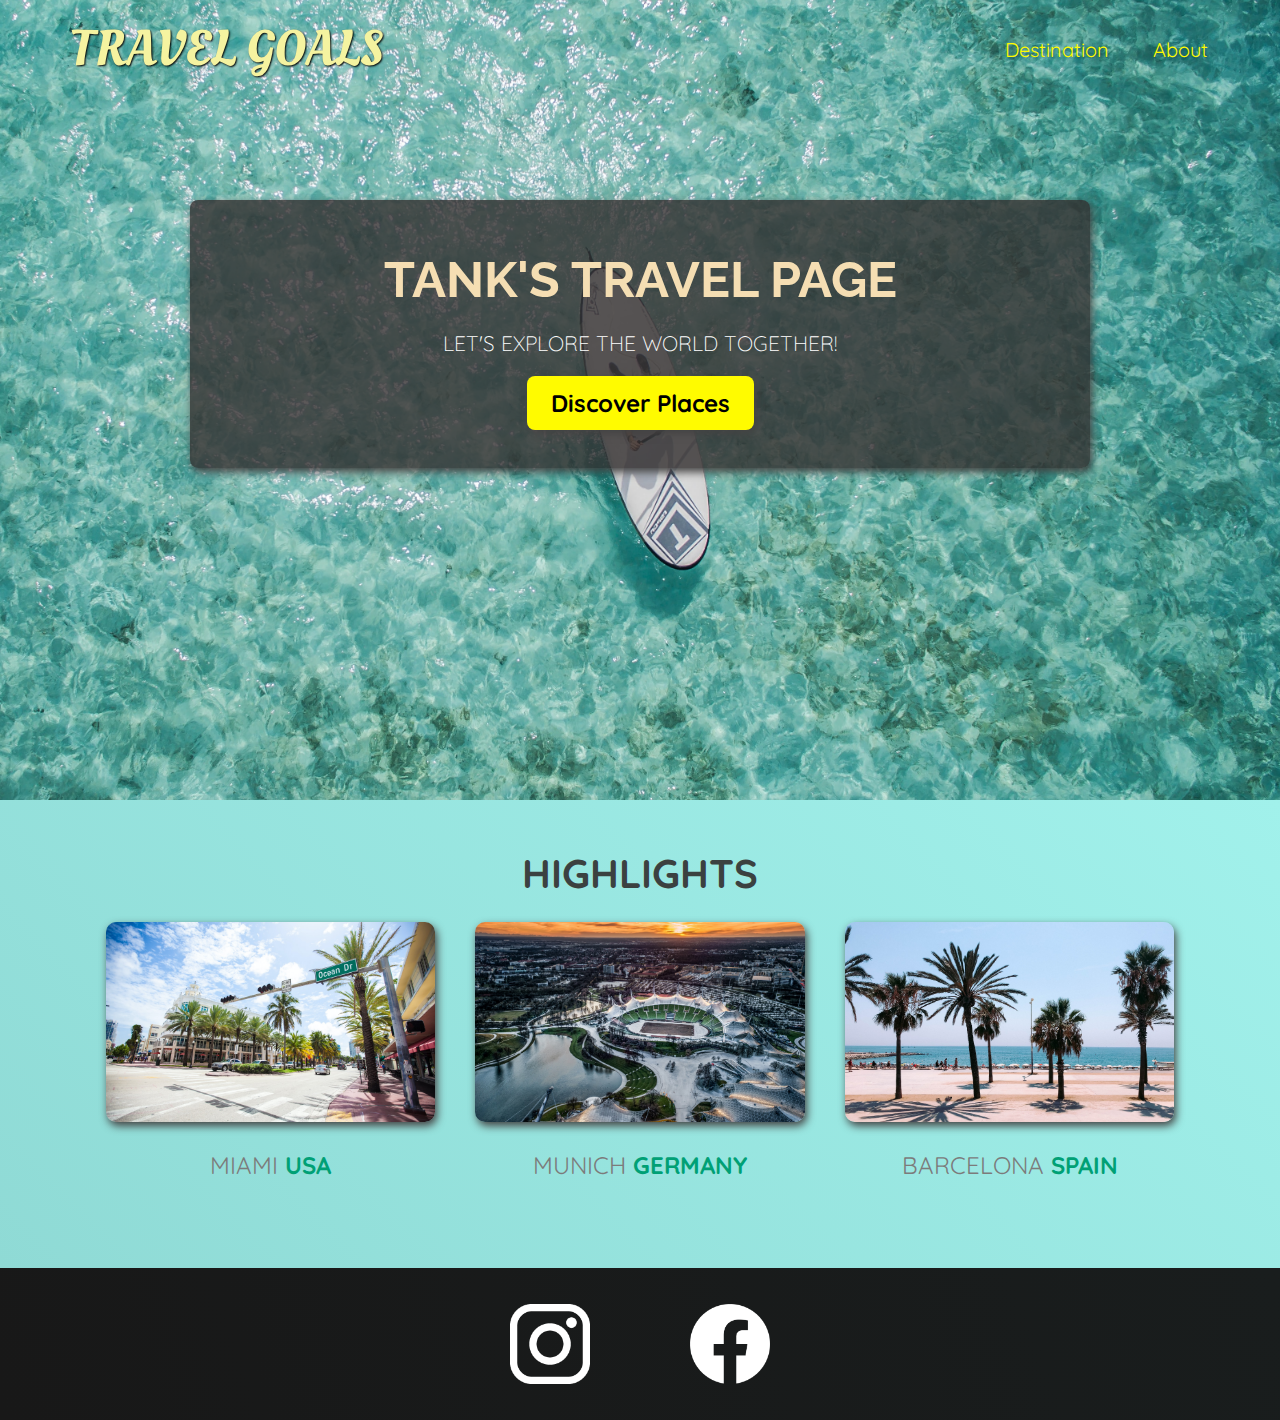
<file: index.html>
<!DOCTYPE html>
<html lang="en">
  <head>
    <meta charset="UTF-8" />
    <link rel="stylesheet" href="styles.css" />
    <link
      href="https://fonts.googleapis.com/css2?family=Raleway:wght@700&family=Oleo+Script:wght@700&family=Quicksand:wght@300;500;700&display=swap"
      rel="stylesheet"
    />
    <link rel="preconnect" href="https://fonts.googleapis.com" />
    <link rel="preconnect" href="https://fonts.gstatic.com" crossorigin />
    <link
      href="https://fonts.googleapis.com/css2?family=Roboto:ital,wght@0,400;1,900&family=Ubuntu:wght@300&display=swap"
      rel="stylesheet"
    />
    <link rel="stylesheet" href="shared.css" />
    <title>Travel Goals</title>
  </head>
  <body>
    <header>
      <!-- div is non-semantic block element-->
      <div id="page-logo">
        <a href="/index.html">Travel Goals</a>
        <!-- anchor is inline-->
      </div>
      <nav>
        <!-- nav is block-->
        <ul>
          <li><a href="/places.html">Destination</a></li>
          <li><a href="#">About</a></li>
        </ul>
      </nav>
    </header>
    <main>
      <section id="hero">
        <div id="hero-content">
          <h1>Tank's Travel Page</h1>
          <p>Let's explore the world together!</p>
          <a href="/places.html">Discover Places</a>
        </div>
      </section>
      <section id="highlights">
        <h2>Highlights</h2>
        <ul id="destinations">
          <li class="destination">
            <img
              src="/images/places/miami.jpg"
              alt="Miami Street On Suny Day"
            />
            <p>Miami <strong>USA</strong></p>
          </li>
          <li class="destination">
            <img
              src="/images/places/munich.jpg"
              alt="Minich stadium in winter"
            />
            <p>Munich <strong>Germany</strong></p>
          </li>
          <li class="destination">
            <img
              src="/images/places/barcelona.jpg"
              alt="Palm beach in Barcelona"
            />
            <p>Barcelona <strong>Spain</strong></p>
          </li>
        </ul>
      </section>
    </main>
    <footer>
      <ul>
        <li>
          <a href="https://www.instagram.com"
            ><img src="/images/icons/insta.png" alt="Instagram"
          /></a>
        </li>
        <li>
          <a href="https://www.facebook.com"
            ><img src="/images/icons/facebook.png" alt="Facebook"
          /></a>
        </li>
      </ul>
    </footer>
  </body>
</html>
</file>
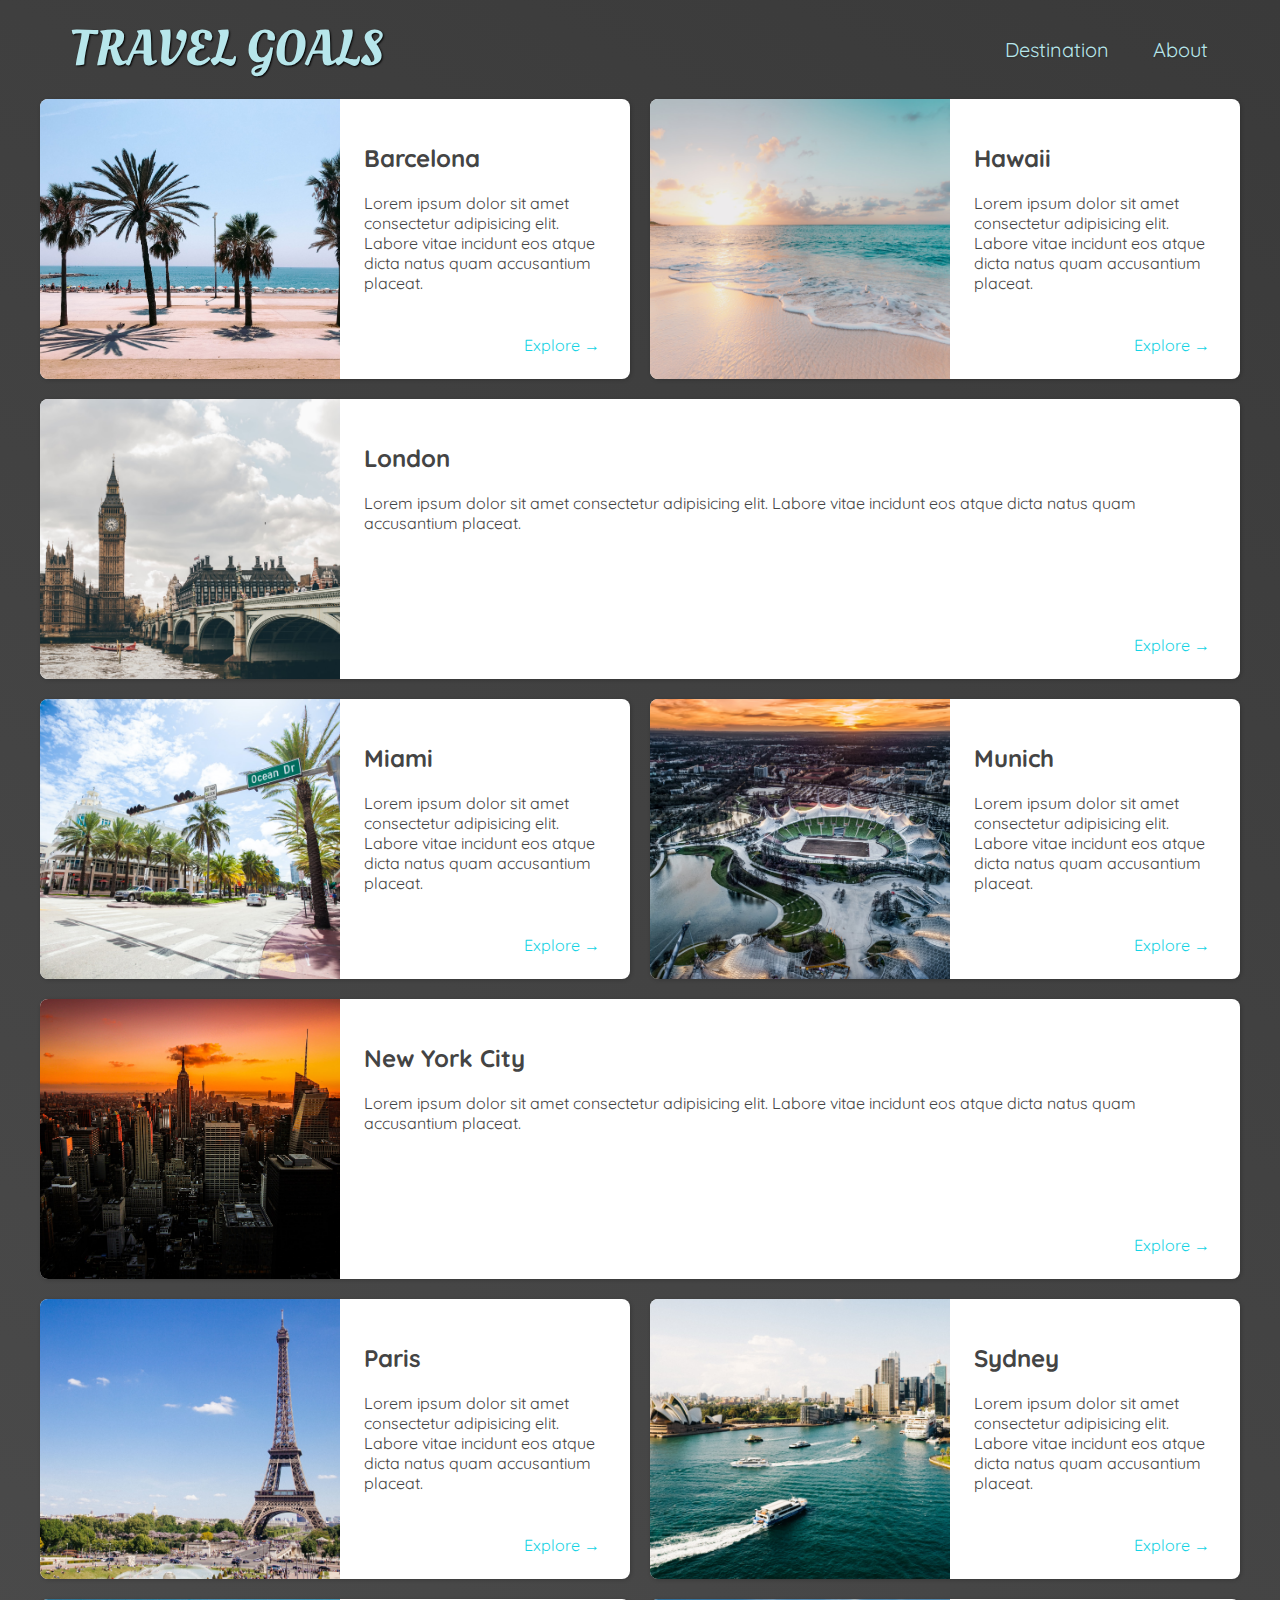
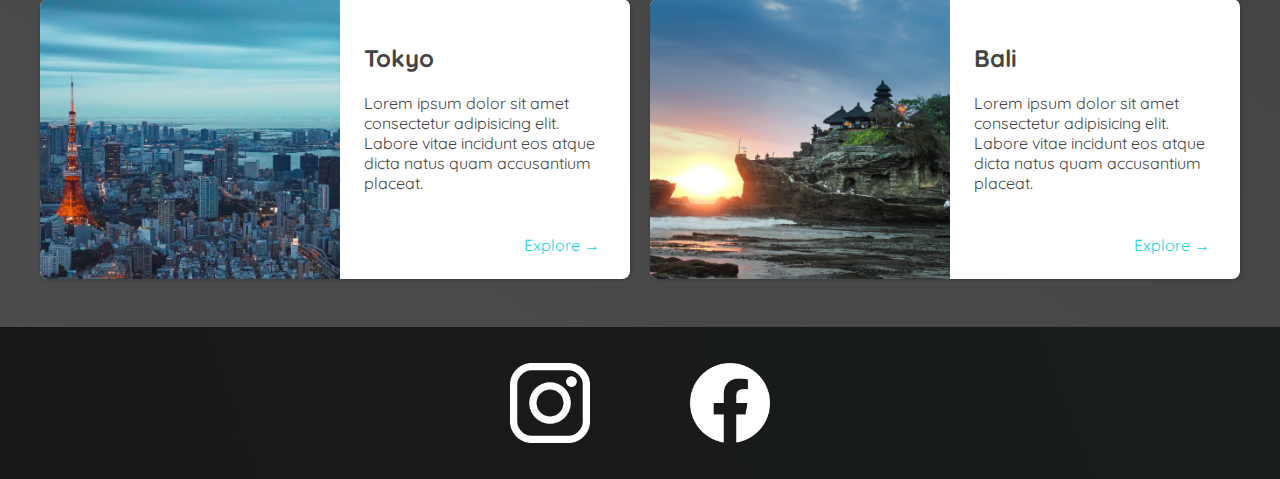
<file: places.html>
<!DOCTYPE html>
<html lang="en">
  <head>
    <meta charset="UTF-8">
    <link rel="stylesheet" href="shared.css" />
    <link rel="stylesheet" href="places.css" />
    <link
      href="https://fonts.googleapis.com/css2?family=Raleway:wght@700&family=Oleo+Script:wght@700&family=Quicksand:wght@300;500;700&display=swap"
      rel="stylesheet"
    />
    <title>Places</title>
  </head>
  <body>
    <header>
      <!-- div is non-semantic block element-->
      <div id="page-logo">
        <a href="/index.html">Travel Goals</a>
        <!-- anchor is inline-->
      </div>
      <nav>
        <!-- nav is block-->
        <ul>
          <li><a href="/places.html">Destination</a></li>
          <li><a href="#">About</a></li>
        </ul>
      </nav>
    </header>
    <main>      
      <ul>
        <li>
          <img src="images/places/barcelona.jpg" alt="City of Barcelona" />
          <div class="item-content">
            <div>
              <h2>Barcelona</h2>
              <p>
                Lorem ipsum dolor sit amet consectetur adipisicing elit. Labore
                vitae incidunt eos atque dicta natus quam accusantium placeat.
              </p>
            </div>
            <div class="actions">
              <a href="https://en.wikipedia.org/wiki/Barcelona">Explore &#x2192</a>
            </div>
          </div>
        </li>
        <li>
          <img src="images/places/hawaii.jpg" alt="Hawaii beach" />
          <div class="item-content">
            <div>
              <h2>Hawaii</h2>
              <p>
                Lorem ipsum dolor sit amet consectetur adipisicing elit. Labore
                vitae incidunt eos atque dicta natus quam accusantium placeat.
              </p>
            </div>
            <div class="actions">
              <a href="hhttps://en.wikipedia.org/wiki/Hawaii">Explore &#x2192</a>
            </div>
          </div>
        </li>
        <li>
          <img src="images/places/london.jpg" alt="London city" />
          <div class="item-content">
            <div>
              <h2>London</h2>
              <p>
                Lorem ipsum dolor sit amet consectetur adipisicing elit. Labore
                vitae incidunt eos atque dicta natus quam accusantium placeat.
              </p>
              
            </div>
            <div class="actions">
              <a href="https://en.wikipedia.org/wiki/London">Explore &#x2192</a>
            </div>
          </div>
        </li>
        <li>
          <img src="images/places/miami.jpg" alt="Miami streets" />
          <div class="item-content">
            <div>
              <h2>Miami</h2>
              <p>
                Lorem ipsum dolor sit amet consectetur adipisicing elit. Labore
                vitae incidunt eos atque dicta natus quam accusantium placeat.
              </p>
            </div>
            <div class="actions">
              <a href="https://en.wikipedia.org/wiki/Miami">Explore &#x2192</a>
            </div>
          </div>
        </li>
        <li>
          <img src="images/places/munich.jpg" alt="Munich football stadium" />
          <div class="item-content">
            <div>
              <h2>Munich</h2>
              <p>
                Lorem ipsum dolor sit amet consectetur adipisicing elit. Labore
                vitae incidunt eos atque dicta natus quam accusantium placeat.
              </p>
            </div>
            <div class="actions">
              <a href="https://en.wikipedia.org/wiki/Munich">Explore &#x2192</a>
            </div>
          </div>
        </li>
        <li>
          <img src="images/places/new-york-city.jpg" alt="New York City skyline" />
          <div class="item-content">
            <div>
              <h2>New York City</h2>
              <p>
                Lorem ipsum dolor sit amet consectetur adipisicing elit. Labore
                vitae incidunt eos atque dicta natus quam accusantium placeat.
              </p>
            </div>
            <div class="actions">
              <a href="https://en.wikipedia.org/wiki/New_York_City"
                >Explore &#x2192</a
              >
            </div>
          </div>
        </li>
        <li>
          <img src="images/places/paris.jpg" alt="Paris city" />
          <div class="item-content">
            <div>
              <h2>Paris</h2>
              <p>
                Lorem ipsum dolor sit amet consectetur adipisicing elit. Labore
                vitae incidunt eos atque dicta natus quam accusantium placeat.
              </p>
            </div>
            <div class="actions">
              <a href="https://en.wikipedia.org/wiki/Paris">Explore &#x2192</a>
            </div>
          </div>
        </li>
        <li>
          <img src="images/places/sydney.jpg" alt="Sydney beach" />
          <div class="item-content">
            <div>
              <h2>Sydney</h2>
              <p>
                Lorem ipsum dolor sit amet consectetur adipisicing elit. Labore
                vitae incidunt eos atque dicta natus quam accusantium placeat.
              </p>
            </div>
            <div class="actions">
              <a href="https://en.wikipedia.org/wiki/Sydney">Explore &#x2192</a>
            </div>
          </div>
        </li>
        <li>
          <img src="images/places/tokyo.jpg" alt="Tokyo skyline" />
          <div class="item-content">
            <div>
              <h2>Tokyo</h2>
              <p>
                Lorem ipsum dolor sit amet consectetur adipisicing elit. Labore
                vitae incidunt eos atque dicta natus quam accusantium placeat.
              </p>
            </div>
            <div class="actions">
              <a href="https://en.wikipedia.org/wiki/Tokyo">Explore &#x2192</a>
            </div>
          </div>
        </li>
        <li>
          <img src="images/places/bali.jpg" alt="Bali beach" />
          <div class="item-content">
            <div>
              <h2>Bali</h2>
              <p>
                Lorem ipsum dolor sit amet consectetur adipisicing elit. Labore
                vitae incidunt eos atque dicta natus quam accusantium placeat.
              </p>
            </div>
            <div class="actions">
              <a href="https://en.wikipedia.org/wiki/Bali">Explore &#x2192</a>
            </div>
          </div>
        </li>
      </ul>
    </main>
    <footer>
      <ul>
        <li>
          <a href="https://www.instagram.com"
            ><img src="/images/icons/insta.png" alt="Instagram"
          /></a>
        </li>
        <li>
          <a href="https://www.facebook.com"
            ><img src="/images/icons/facebook.png" alt="Facebook"
          /></a>
        </li>
      </ul>
    </footer>
  </body>
</html>
</file>
<file: styles.css>
#hero {
  height: 800px;
  background-image: url("/images/places/ocean.jpg");
  background-position: center;
  background-size: cover;
}
#hero-content {
  width: 900px;
  background-color: rgba(51, 47, 47, 0.8);
  box-shadow: 2px 4px 8px rgb(68, 67, 67);
  border-radius: 8px;
  text-align: center;
  padding: 50px 0;
  margin: 0 auto;
  position: relative;
  top: 200px;
}

#hero-content h1 {
  color: wheat;
  text-transform: uppercase;
  font-size: 50px;
  font-family: "Raleway", sans-serif;
  margin: 0;
}

#hero-content p {
  color: white;
  text-transform: uppercase;
  font-size: 21px;
  font-weight: 300;
  margin-bottom: 32px;
}
#hero-content a {
  text-decoration: none;
  background-color: rgb(255, 251, 0);
  padding: 12px 24px;
  color: black;
  font-size: 24px;
  font-weight: bold;
  border-radius: 8px;
  box-shadow: 2px 4px 8px rgb(68, 67, 67);
}

#hero-content a:hover {
  background-color: rgb(255, 238, 0);
}

#highlights {
  padding: 24px;
  background: linear-gradient(45deg, rgb(143, 218, 213), rgb(161, 241, 235));
}

#highlights h2 {
  text-transform: uppercase;
  text-align: center;
  font-size: 40px;
  color: rgb(59, 65, 64);
  margin: 24px 0;
}
#destinations {
  display: flex;
  width: 90%;
  margin: auto;
  margin-bottom: 40px;
}
.destination {
  margin: 0 20px;
  text-transform: uppercase;
  width: 100%;
}
.destination p {
  text-align: center;
  font-size: 24px;
  color: rgb(124, 123, 123);
}
.destination img {
  height: 200px;
  width: 100%;
  box-shadow: 2px 4px 8px rgb(68, 67, 67);
  border-radius: 10px;
  object-fit: cover;
}

.destination strong {
  color: rgb(0, 160, 117);
}
</file>
<file: shared.css>
/* some generic style */
body {
  font-family: "Quicksand", sans-serif;
  margin: 0;
}

ul {
  list-style: none;
  margin: 0;
  padding: 0;
}
#page-logo a {
  color: rgb(183, 230, 235);
}

header {
  display: flex;
  justify-content: space-between;
  align-items: center;
  padding: 15px 60px;
  position: absolute;
  width: 100%;
  box-sizing: border-box;
  top: 0;
  left: 0;
}

#page-logo a {
  padding: 10px;
  font-family: "Oleo Script", sans-serif;
  color: rgb(245, 243, 160);
  font-size: 50px;
  text-decoration: none;
  text-transform: uppercase;
  text-shadow: 1px 1px 2px rgb(0, 0, 0);
}

header ul {
  display: flex;
}
header li {
  margin-left: 20px;
}
header a {
  color: rgb(255, 251, 0);
  text-decoration: none;
  font-size: 20px;
  padding: 12px;
  text-shadow: 1px 1px 2px rgba(0, 0, 0, 0.2);
  border-radius: 6px;
}
header nav a:hover {
  color: rgb(77, 77, 77);
  background-color: rgb(255, 251, 0);
}

footer {
  background: linear-gradient(70deg, rgb(24, 24, 24), rgb(25, 29, 29));
  padding: 36px 0;
}
footer ul {
  display: flex;
  justify-content: center;
  /* padding: 40px; */
}
footer li {
  width: 80px;
  height: 80px;
  margin: 0 50px;
}
footer img {
  width: 100%;
  height: 100%;
}
</file>
<file: places.css>
body {
  background: linear-gradient(30deg, rgb(77, 77, 77), rgb(58, 58, 58));
  color: rgb(68, 68, 68);
}

#page-logo a {
  color: rgb(183, 230, 235);
}

header a {
  color: rgb(183, 230, 235);
}

header nav a:hover {
  background-color: rgb(183, 230, 235);
  color: rgb(58, 58, 58);
}

header {
  position: static;
}

main ul {
  width: 1200px;
  margin: 0 auto 48px auto;
  /* display: flex;
  flex-wrap: wrap; */
  display: grid;
  grid-template-columns: 1fr 1fr;
  gap: 20px 20px;
}

li:nth-of-type(3) {
  grid-column: 1 / span 2;
}

li:nth-of-type(6) {
  grid-column: 1 / span 2;
}

main li {
  display: flex;
  background-color: white;
  box-shadow: 1px 1px 4px rgba(0, 0, 0, 0.2);
  border-radius: 8px;
  overflow: hidden;
}

main li img {
  width: 300px;
  height: 280px;
  object-fit: cover;
}
.item-content {
  padding: 24px;
  display: flex;
  flex-direction: column;
  justify-content: space-between;
}

.item-content {
  margin: 0;
}

.actions {
  text-align: right;
}

.actions a {
  text-decoration: none;
  padding: 6px;
  color: rgb(22, 211, 228);
  border-radius: 5px;
}
.actions a:hover {
  background-color: rgb(235, 253, 255);
}
</file>
